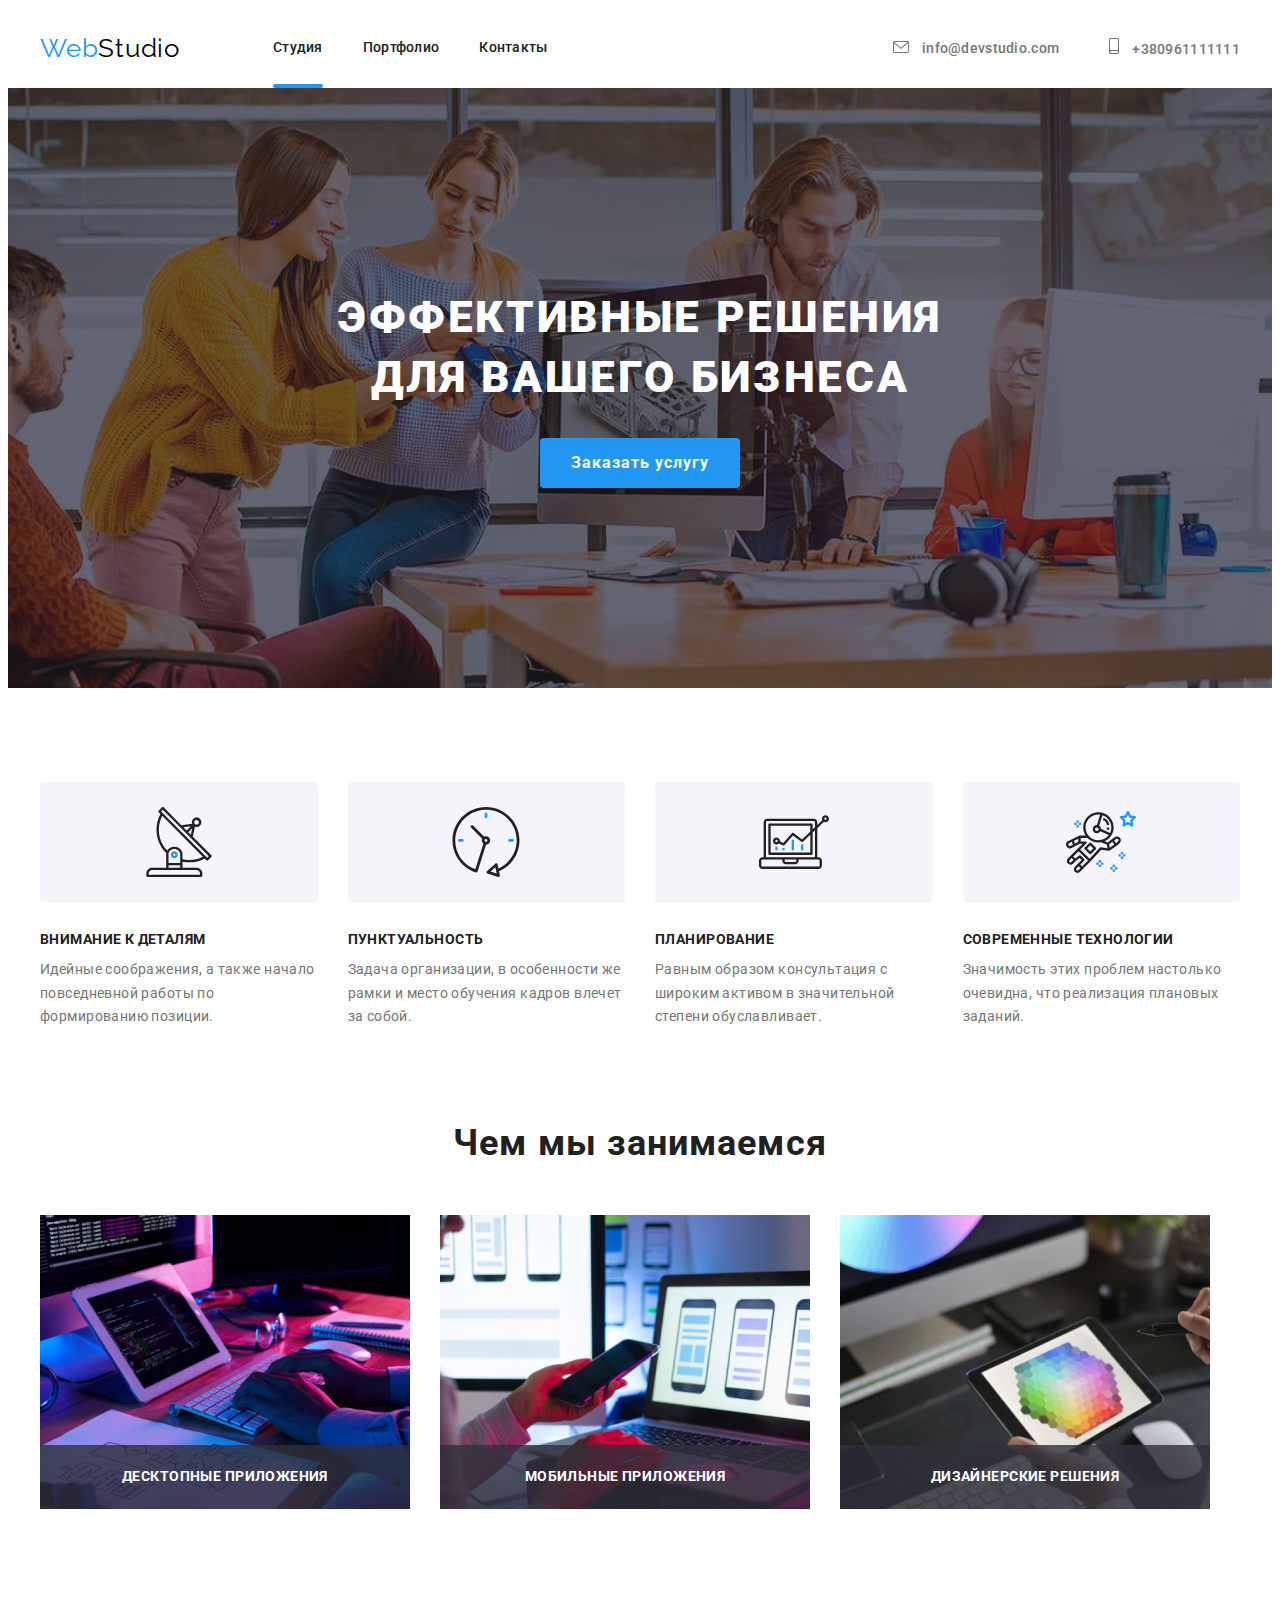
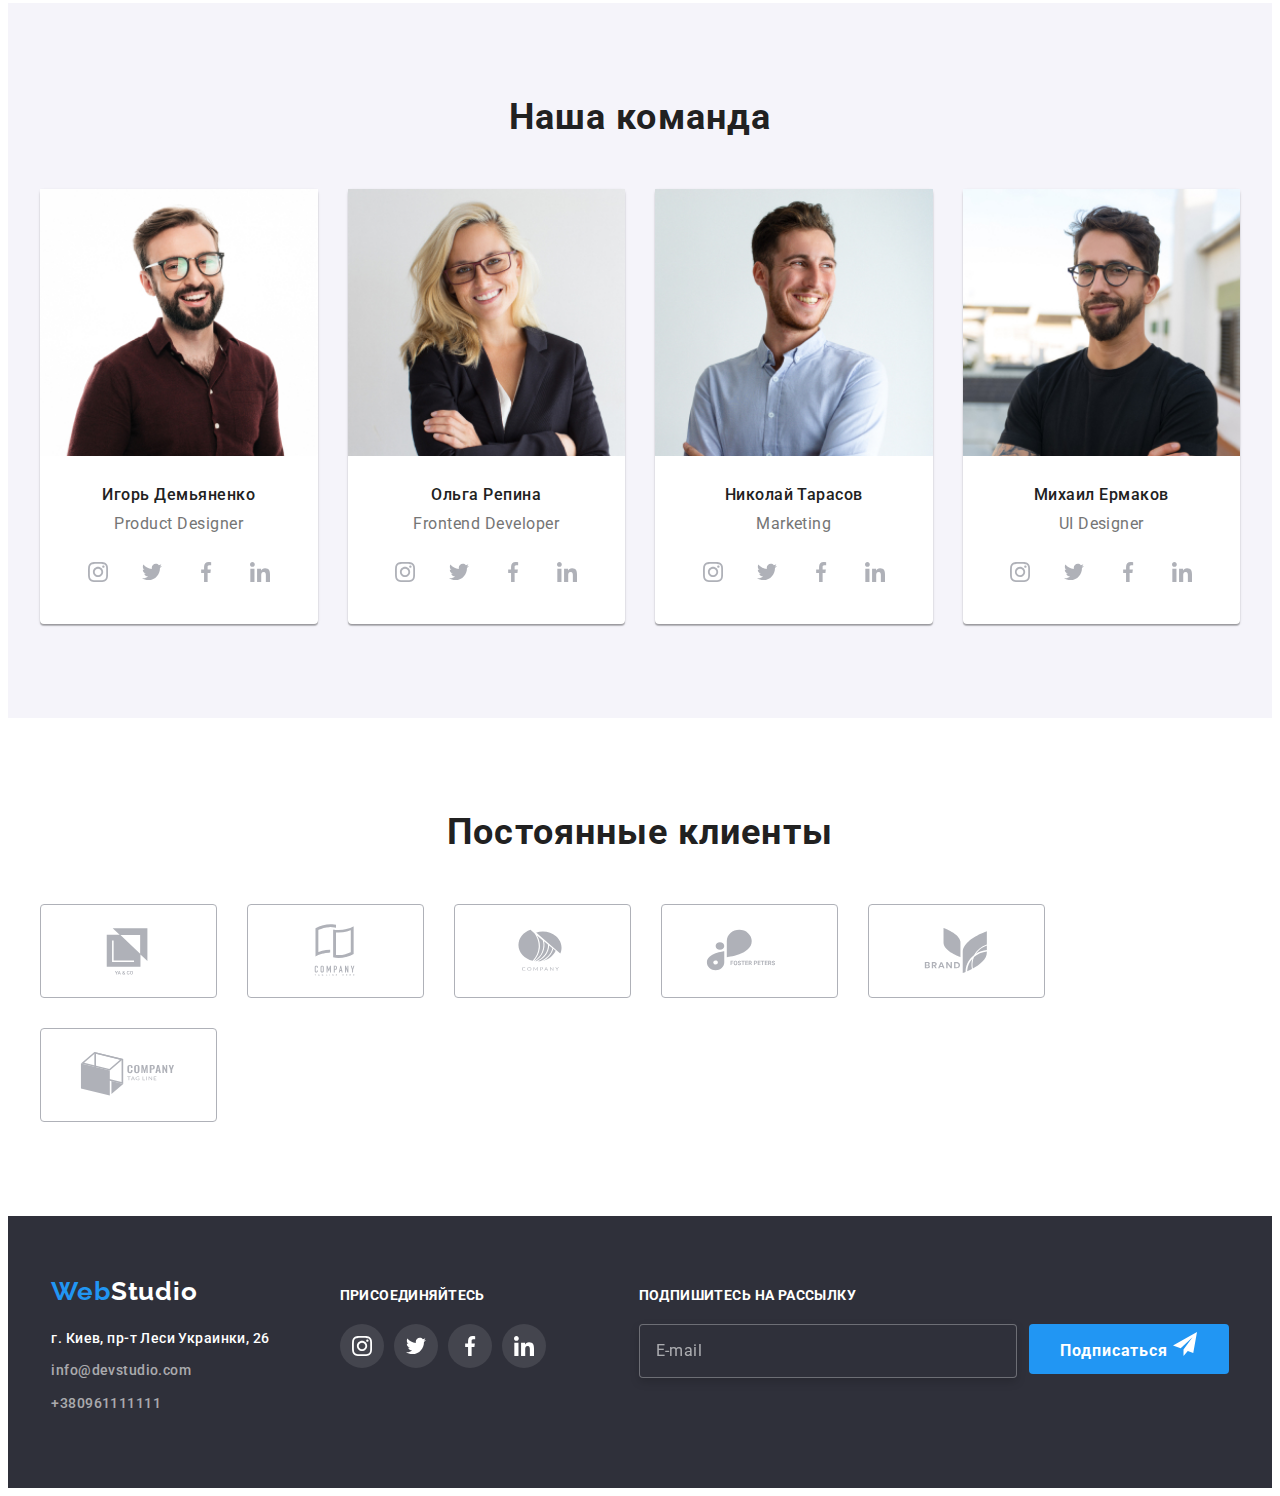
<file: index.html>
<!DOCTYPE html>
<html lang="ru">
  <head>
    <meta charset="UTF-8" />
    <meta http-equiv="X-UA-Compatible" content="IE=edge" />
    <meta name="viewport" content="width=device-width, initial-scale=1.0" />
    <title>Студия</title>
    <link
      rel="stylesheet"
      href="https://cdnjs.cloudflare.com/ajax/libs/modern-normalize/1.1.0/modern-normalize.min.css"
      integrity="sha512-wpPYUAdjBVSE4KJnH1VR1HeZfpl1ub8YT/NKx4PuQ5NmX2tKuGu6U/JRp5y+Y8XG2tV+wKQpNHVUX03MfMFn9Q=="
      crossorigin="anonymous"
      referrerpolicy="no-referrer"
    />
    <link rel="preconnect" href="https://fonts.googleapis.com" />
    <link rel="preconnect" href="https://fonts.gstatic.com" crossorigin />
    <link
      href="https://fonts.googleapis.com/css2?family=Oleo+Script&family=Raleway:wght@700&family=Roboto:wght@400;500;700;900&display=swap"
      rel="stylesheet"
    />
    <link
      rel="stylesheet"
      href="https://cdnjs.cloudflare.com/ajax/libs/animate.css/4.1.1/animate.min.css"
    />
    <link rel="stylesheet" href="./css/main.min.css" />
  </head>
  <body>
    <!--Header-->
    <header class="header">
      <div class="line-header">
        <div class="container main-nav">
          <a href="" class="logo--black link animate__animated animate__heartBeat">
            <span class="logo">Web</span>Studio</a>
          <nav class="nav">
          <ul class="nav__list list">
            <li class="nav__item">
              <a href="" class="nav__link current link">Студия</a>
            </li>
            <li class="nav__item">
              <a href="./portfolio.html" class="nav__link link">Портфолио</a>
            </li>
            <li class="nav__item">
              <a href="" class="nav__link link">Контакты</a>
            </li>
          </ul>
          </nav>
          <ul class="contacts list">
          <li class="contacts__item">
            <a href="mailto:info@devstudio.com" class="contacts__link link"
              >
                      <svg class="contacts__icon" width="16" height="12">
                        <use href="./images/icons.svg#icon-envelope"></use>
                      </svg>
              info@devstudio.com</a
            >
          </li>
          <li class="contacts__item">
            <a href="tel:+380961111111" class="contacts__link link"
              > 
              <svg class="contacts__icon" width="10" height="16">
                        <use href="./images/icons.svg#icon-smartphone"></use>
                      </svg>
              +380961111111</a>
          </li>
          </ul>

          <!-- mob-menu -->
          <button type="button" class="menu-open-btn">
            <svg class="icon-open-menu"
            width="40" 
            height="40">
            <use href="./images/icons.svg#icon-menu" ></use>
            </svg>
          </button>
          <div class="mob-menu is-hidden">
            <div class="container">
              <div class="mob-menu-top">
                <button type="button" class="menu-close-btn">
            <svg class="icon-close-menu"
            width="40" 
            height="40">
            <use href="./images/icons.svg#icon-cross" ></use>
            </svg>
          </button>
          <ul class="mob-menu__list list">
            <li class="mob-menu__item">
              <a href="" class="mob-menu__link mob-current link">Студия</a>
            </li>
            <li class="mob-menu__item">
              <a href="./portfolio.html" class="mob-menu__link link">Портфолио</a>
            </li>
            <li class="mob-menu__item">
              <a href="" class="mob-menu__link link">Контакты</a>
            </li>
          </ul>
              </div>

          <div class="mob-menu-bottom">
          <ul class="mob-menu__contacts list">
          <li class="mob-menu__contacts__item">
            <a href="tel:+38 096 111 11 11" class="mob-menu__contacts__link tel link"
              > +38 096 111 11 11</a>
          </li>
          <li class="mob-menu__contacts__item">
            <a href="mailto:info@devstudio.com" class="mob-menu__contacts__link link"
              >info@devstudio.com</a>
          </li>
        </ul>
      <ul class="mob__soc-list list">
      <li class="mob__soc-item"><a href="" class="mob__soc-link link">Twitter</a></li>
      <li class="mob__soc-item"><a href="" class="mob__soc-link link">Instagram</a></li>
      <li class="mob__soc-item"><a href="" class="mob__soc-link link">Facebook</a></li>
      <li class="mob__soc-item"><a href="" class="mob__soc-link link">LinkedIn</a></li>
      </ul>
          </div>
    </div>
          </div>
        </div> 
      </div>
          
    </header>
    <main>
      <!--Hero-->

      <section class="hero">
        <div class="container">
          <div class="hero-content">
            <h1 class="hero-content__title">
              ЭФФЕКТИВНЫЕ РЕШЕНИЯ ДЛЯ ВАШЕГО БИЗНЕСА
            </h1>
            <button type="button" class="hero-content__button" data-modal-open>
              Заказать услугу
            </button>
          </div>
        </div>
      </section>

      <!-- Benefits-->
      <section class="benefits">
        <div class="container">
          <ul class="benefits__list list">
            <li class="benefits__item">
              <div class="benefits-box">
                <svg class="benefits__icon" width="70" height="70">
                  <use href="./images/icons.svg#icon-antenna"></use>
                </svg>
              </div>
              <h3 class="benefits__title">ВНИМАНИЕ К ДЕТАЛЯМ</h3>
              <p class="benefits__text">
                Идейные соображения, а также начало повседневной работы по
                формированию позиции.
              </p>
            </li>
            <li class="benefits__item">
              <div class="benefits-box">
                <svg class="benefits__icon" width="70" height="70">
                  <use href="./images/icons.svg#icon-clock"></use>
                </svg>
              </div>
              <h3 class="benefits__title">ПУНКТУАЛЬНОСТЬ</h3>
              <p class="benefits__text">
                Задача организации, в особенности же рамки и место обучения
                кадров влечет за собой.
              </p>
            </li>
            <li class="benefits__item">
              <div class="benefits-box">
                <svg class="benefits__icon" width="70" height="70">
                  <use href="./images/icons.svg#icon-diagram"></use>
                </svg>
              </div>
              <h3 class="benefits__title">ПЛАНИРОВАНИЕ</h3>
              <p class="benefits__text">
                Равным образом консультация с широким активом в значительной
                степени обуславливает.
              </p>
            </li>
            <li class="benefits__item">
              <div class="benefits-box">
                <svg class="benefits__icon" width="70" height="70">
                  <use href="./images/icons.svg#icon-astronaut"></use>
                </svg>
              </div>
              <h3 class="benefits__title">СОВРЕМЕННЫЕ ТЕХНОЛОГИИ</h3>
              <p class="benefits__text">
                Значимость этих проблем настолько очевидна, что реализация
                плановых заданий.
              </p>
            </li>
          </ul>
        </div>
      </section>

      <!--Skills-->
      <section class="skills">
        <div class="container">
          <h2 class="section-title">Чем мы занимаемся</h2>
          <ul class="skills__list list">
            <li class="skills__item">
              <img src="./images/box1.jpg" alt="box1" width="370" />
              <p class="skills__top-text">ДЕСКТОПНЫЕ ПРИЛОЖЕНИЯ</p>
            </li>
            <li class="skills__item">
              <img src="./images/box2.jpg" alt="box2" width="370" />
              <p class="skills__top-text">МОБИЛЬНЫЕ ПРИЛОЖЕНИЯ</p>
            </li>
            <li class="skills__item">
              <img src="./images/box3.jpg" alt="box3" width="370" />
              <p class="skills__top-text">ДИЗАЙНЕРСКИЕ РЕШЕНИЯ</p>
            </li>
          </ul>
        </div>
      </section>

      <!--Team-->

      <section class="team">
        <div class="container">
          <h2 class="section-title">Наша команда</h2>
          <ul class="team__list list">
            <li class="team__item">
              <picture>
                <source srcset="
              ./images/team1.jpeg    1x,
              ./images/team1-2x.jpeg 2x
              "
              media="(min-width: 1200px)"
              />
                <source srcset="
              ./images/team1-tab-1x.jpeg    1x,
              ./images/team1-tab-2x.jpeg    2x
              "
              media="(min-width: 768px)"
              />
                <source srcset="
              ./images/team1-mob-1x.jpeg    1x,
              ./images/team1-mob-2x.jpeg    2x
              "
              media="(min-width: 320px)"
              />
              <img 
              src="./images/team1-mob-1x.jpeg" 
              alt="team1" 
              width="450" />
              </picture>  
              
              <div class="team-member">
              <h3 class="team-member__name">Игорь Демьяненко</h3>
              <p class="team-member__text">Product Designer</p>
              <ul class="socials-list list">
                  <li class="socials-list__item">
                    <a href="" class="socials-list__link">
                      <svg class="socials-list__icon" width="20" height="20">
                        <use href="./images/icons.svg#icon-instagram"></use>
                      </svg>
                    </a>
                  </li>
                  <li class="socials-list__item">
                    <a href="" class="socials-list__link">
                      <svg class="socials-list__icon" width="20" height="20">
                        <use href="./images/icons.svg#icon-twitter"></use>
                      </svg>
                    </a>
                    </a>
                  </li>

                  <li class="socials-list__item">
                    <a href="" class="socials-list__link">
                      <svg class="socials-list__icon" width="20" height="20">
                        <use href="./images/icons.svg#icon-facebook"></use>
                      </svg>
                    </a>
                  </li>
                  <li class="socials-list__item">
                    <a href="" class="socials-list__link">
                      <svg class="socials-list__icon" width="20" height="20">
                        <use href="./images/icons.svg#icon-linkedin"></use>
                      </svg>
                    </a>
                  </li>
                </ul>
              </div>
            </li>
            <li class="team__item">
              <picture>
                <source srcset="
              ./images/team2.jpeg    1x,
              ./images/team2-2x.jpeg 2x
              "
              media="(min-width: 1200px)"
              />
                <source srcset="
              ./images/team2-tab-1x.jpeg    1x,
              ./images/team2-tab-2x.jpeg    2x
              "
              media="(min-width: 768px)"
              />
                <source srcset="
              ./images/team2-mob-1x.jpeg    1x,
              ./images/team2-mob-2x.jpeg    2x
              "
              media="(min-width: 320px)"
              />
              <img 
              src="./images/team2-mob-1x.jpeg" 
              alt="team2" 
              width="450" />
              </picture>
              <div class="team-member">
              <h3 class="team-member__name">Ольга Репина</h3>
              <p class="team-member__text">Frontend Developer</p>
               <ul class="socials-list list">
                  <li class="socials-list__item">
                    <a href="" class="socials-list__link">
                      <svg class="socials-list__icon" width="20" height="20">
                        <use href="./images/icons.svg#icon-instagram"></use>
                      </svg>
                    </a>
                  </li>
                  <li class="socials-list__item">
                    <a href="" class="socials-list__link">
                      <svg class="socials-list__icon" width="20" height="20">
                        <use href="./images/icons.svg#icon-twitter"></use>
                      </svg>
                    </a>
                    </a>
                  </li>
                  <li class="socials-list__item">
                    <a href="" class="socials-list__link">
                      <svg class="socials-list__icon" width="20" height="20">
                        <use href="./images/icons.svg#icon-facebook"></use>
                      </svg>
                    </a>
                  </li>
                  <li class="socials-list__item">
                    <a href="" class="socials-list__link">
                      <svg class="socials-list__icon" width="20" height="20">
                        <use href="./images/icons.svg#icon-linkedin"></use>
                      </svg>
                    </a>
                  </li>
                </ul>
              </div>
            </li>
            <li class="team__item">
              <picture>
                <source srcset="
              ./images/team3.jpeg    1x,
              ./images/team3-2x.jpeg 2x
              "
              media="(min-width: 1200px)"
              />
                <source srcset="
              ./images/team3-tab-1x.jpeg    1x,
              ./images/team3-tab-2x.jpeg    2x
              "
              media="(min-width: 768px)"
              />
                <source srcset="
              ./images/team3-mob-1x.jpeg    1x,
              ./images/team3-mob-2x.jpeg    2x
              "
              media="(min-width: 320px)"
              />
              <img 
              src="./images/team3-mob-1x.jpeg" 
              alt="team3" 
              width="450" />
              </picture>
              <div class="team-member">
              <h3 class="team-member__name">Николай Тарасов</h3>
              <p class="team-member__text">Marketing</p>
               <ul class="socials-list list">
                  <li class="socials-list__item">
                    <a href="" class="socials-list__link">
                      <svg class="socials-list__icon" width="20" height="20">
                        <use href="./images/icons.svg#icon-instagram"></use>
                      </svg>
                    </a>
                  </li>
                  <li class="socials-list__item">
                    <a href="" class="socials-list__link">
                      <svg class="socials-list__icon" width="20" height="20">
                        <use href="./images/icons.svg#icon-twitter"></use>
                      </svg>
                    </a>
                    </a>
                  </li>
                  <li class="socials-list__item">
                    <a href="" class="socials-list__link">
                      <svg class="socials-list__icon" width="20" height="20">
                        <use href="./images/icons.svg#icon-facebook"></use>
                      </svg>
                    </a>
                  </li>
                  <li class="socials-list__item">
                    <a href="" class="socials-list__link">
                      <svg class="socials-list__icon" width="20" height="20">
                        <use href="./images/icons.svg#icon-linkedin"></use>
                      </svg>
                    </a>
                  </li>
                </ul>
              </div>
            </li>
            <li class="team__item">
              <picture>
                <source srcset="
              ./images/team4.jpeg    1x,
              ./images/team4-2x.jpeg 2x
              "
              media="(min-width: 1200px)"
              />
                <source srcset="
              ./images/team4-tab-1x.jpeg    1x,
              ./images/team4-tab-2x.jpeg    2x
              "
              media="(min-width: 768px)"
              />
                <source srcset="
              ./images/team4-mob-1x.jpeg    1x,
              ./images/team4-mob-2x.jpeg    2x
              "
              media="(min-width: 320px)"
              />
              <img 
              src="./images/team4-mob-1x.jpeg" 
              alt="team4" 
              width="450" />
              </picture>
              <div class="team-member">
              <h3 class="team-member__name">Михаил Ермаков</h3>
              <p class="team-member__text">UI Designer</p>
                <ul class="socials-list list">
                  <li class="socials-list__item">
                    <a href="" class="socials-list__link">
                      <svg class="socials-list__icon" width="20" height="20">
                        <use href="./images/icons.svg#icon-instagram"></use>
                      </svg>
                    </a>
                  </li>
                  <li class="socials-list__item">
                    <a href="" class="socials-list__link">
                      <svg class="socials-list__icon" width="20" height="20">
                        <use href="./images/icons.svg#icon-twitter"></use>
                      </svg>
                    </a>
                    </a>
                  </li>
                  <li class="socials-list__item">
                    <a href="" class="socials-list__link">
                      <svg class="socials-list__icon" width="20" height="20">
                        <use href="./images/icons.svg#icon-facebook"></use>
                      </svg>
                    </a>
                  </li>
                  <li class="socials-list__item">
                    <a href="" class="socials-list__link">
                      <svg class="socials-list__icon" width="20" height="20">
                        <use href="./images/icons.svg#icon-linkedin"></use>
                      </svg>
                    </a>
                  </li>
                </ul>
              </div>
            </li>
          </ul>
        </div>
      </section>

      <!--Clients-->
      <section class="clients">
  <div class="container">
<h2 class="section-title">Постоянные клиенты</h2>
<ul class="clients__list list">
  <li class="clients__item"><a href="" class="clients__link link">
    <svg class="clients__icon" width="106" height="60">
                        <use href="./images/icons.svg#icon-Logo-1"></use>
                      </svg>
  </a></li>
  <li class="clients__item"><a href="" class="clients__link link">
    <svg class="clients__icon" width="106" height="60">
                        <use href="./images/icons.svg#icon-Logo-2"></use>
                      </svg>
  </a></li>
  <li class="clients__item"><a href="" class="clients__link link">
    <svg class="clients__icon" width="106" height="60">
                        <use href="./images/icons.svg#icon-Logo-3"></use>
                      </svg>
  </a></li>
  <li class="clients__item"><a href="" class="clients__link link">
    <svg class="clients__icon" width="106" height="60">
                        <use href="./images/icons.svg#icon-Logo-4"></use>
                      </svg>
  </a></li>
  <li class="clients__item"><a href="" class="clients__link link">
    <svg class="clients__icon" width="106" height="60">
                        <use href="./images/icons.svg#icon-Logo-5"></use>
                      </svg>
  </a></li>
  <li class="clients__item"><a href="" class="clients__link link">
    <svg class="clients__icon" width="106" height="60">
                        <use href="./images/icons.svg#icon-Logo-6"></use>
                      </svg>
  </a></li>
</ul>
</div>
</section>
    </main>

    <!--Footer-->
    <footer class="footer">
      <div class="footer__container container">
        <div class="container__field">

        <a href="" class="logo logo--white link">
          <span class="logo--blue">Web</span>Studio</a
        >
        <address class="address">
          <ul class="address__list list">
            <li class="address__item">
              <a
                href="https://goo.gl/maps/j3uw5iCqaWnNKHZF9"
                class="address__link address__link--white link"
                >г. Киев, пр-т Леси Украинки, 26</a
              >
            </li>
            <li class="address__item">
              <a href="mailto:info@devstudio.com" class="address__link link"
                >info@devstudio.com</a
              >
            </li>
            <li class="address__item">
              <a href="tel:+380961111111" class="address__link link"
                >+380961111111</a
              >
            </li>
          </ul>
        </address>
        </div>
        <div class="footer-socials">
          <p class="footer-socials__text">ПРИСОЕДИНЯЙТЕСЬ</p>
          <ul class="socials-list list">
            <li class="socials-list__item"><a href="" class="socials-list__link footer__socials-list__link link">
              <svg class="socials-list__icon footer__socials-list__icon" width="20" height="20">
                        <use href="./images/icons.svg#icon-instagram"></use>
                      </svg>
            </a></li>
            <li class="socials-list__item"><a href="" class="socials-list__link footer__socials-list__link link">
              <svg class="socials-list__icon footer__socials-list__icon" width="20" height="20">
                        <use href="./images/icons.svg#icon-twitter"></use>
                      </svg>
            </a></li>
            <li class="socials-list__item"><a href="" class="socials-list__link footer__socials-list__link link">
              <svg class="socials-list__icon footer__socials-list__icon" width="20" height="20">
                        <use href="./images/icons.svg#icon-facebook"></use>
                      </svg>
            </a></li>
            <li class="socials-list__item"><a href="" class="socials-list__link footer__socials-list__link link">
              <svg class="socials-list__icon footer__socials-list__icon" width="20" height="20">
                        <use href="./images/icons.svg#icon-linkedin"></use>
                      </svg>
            </a></li>
          </ul>
        </div>
        <div class="subscribe">
          <p class="subscribe__text">ПОДПИШИТЕСЬ НА РАССЫЛКУ</p>
          <form action="">
            <div class="subscribe-form">
            <label for="email"></label>
            <input class="subscribe-form__input" type="email" name="email" id="email" placeholder="E-mail">
            <div class="subscribe-form__btn-wraper">
            <button type="submit" class="subscribe-form__button">Подписаться <svg class="subscribe-form__button-icon" width="24" height="24">
                        <use href="./images/icons.svg#icon-send"></use>
                      </svg>
            </button>
            </div>
            </div>
          </form>
        </div>
      </div>
    </footer>

    <!-- Modal -->

    <div class="backdrop is-hidden" data-modal>
      <div class="modal">
        <button type="button" class="modal__close-btn" data-modal-close>
          <svg class="modal__close-btn__icon" width="11" height="11">
            <use href="./images/icons.svg#icon-close"></use>
          </svg>
        </button>
        <p class="modal-title">Оставьте свои данные, мы вам перезвоним</p>
        <form>
          <div class="modal-field">
            <label for="user-name" class="modal-field__label">Имя</label>
            <div class="modal-field__input-wrap">
              <input
                type="text"
                class="modal-field__input"
                name="user-name"
                placeholder=" "
                required
                id="user-name"
              />

              <svg class="modal-field__icon" width="18" height="18">
                <use href="./images/icons.svg#icon-person-black"></use>
              </svg>
            </div>
          </div>
          <div class="modal-field">
            <label for="user-tel" class="modal-field__label">Телефон</label>
            <div class="modal-field__input-wrap">
              <input
                type="tel"
                class="modal-field__input"
                name="user-tel"
                placeholder=" "
                required
                id="user-tel"
              />
              <svg class="modal-field__icon" width="18" height="18">
                <use href="./images/icons.svg#icon-phone-black"></use>
              </svg>
            </div>
          </div>
          <div class="modal-field">
            <label for="user-email" class="modal-field__label">Почта</label>
            <div class="modal-field__input-wrap">
              <input
                type="email"
                class="modal-field__input"
                name="user-email"
                placeholder=" "
                required
                id="user-mail"
              />
              <svg class="modal-field__icon" width="18" height="18">
                <use href="./images/icons.svg#icon-email-black"></use>
              </svg>
            </div>
          </div>

          <div class="modal-field">
            <label for="user-text" class="modal-field__label"
              >Комментарий</label
            >
            <textarea
              name="user-text"
              id="user-text"
              class="modal-field__text"
              placeholder="Введите текст"
            ></textarea>
          </div>

          <div class="modal-field">
            <input
              type="checkbox"
              name="policy"
              value="true"
              id="policy"
              class="modal-field__check visually-hidden"
            />
            <label for="policy" class="modal-field__check-text"
              ><span>Соглашаюсь с рассылкой и принимаю<a href="" class="modal-field__check-text-link">Условия договора</a></span></label>
          </div>
          <button type="submit" class="modal-btn button">Отправить</button>
        </form>
      </div>
    </div>
    <script src="./js/modal.js"></script>
    <script src="./js/menu.js"></script>
  </body>
</html>
</file>
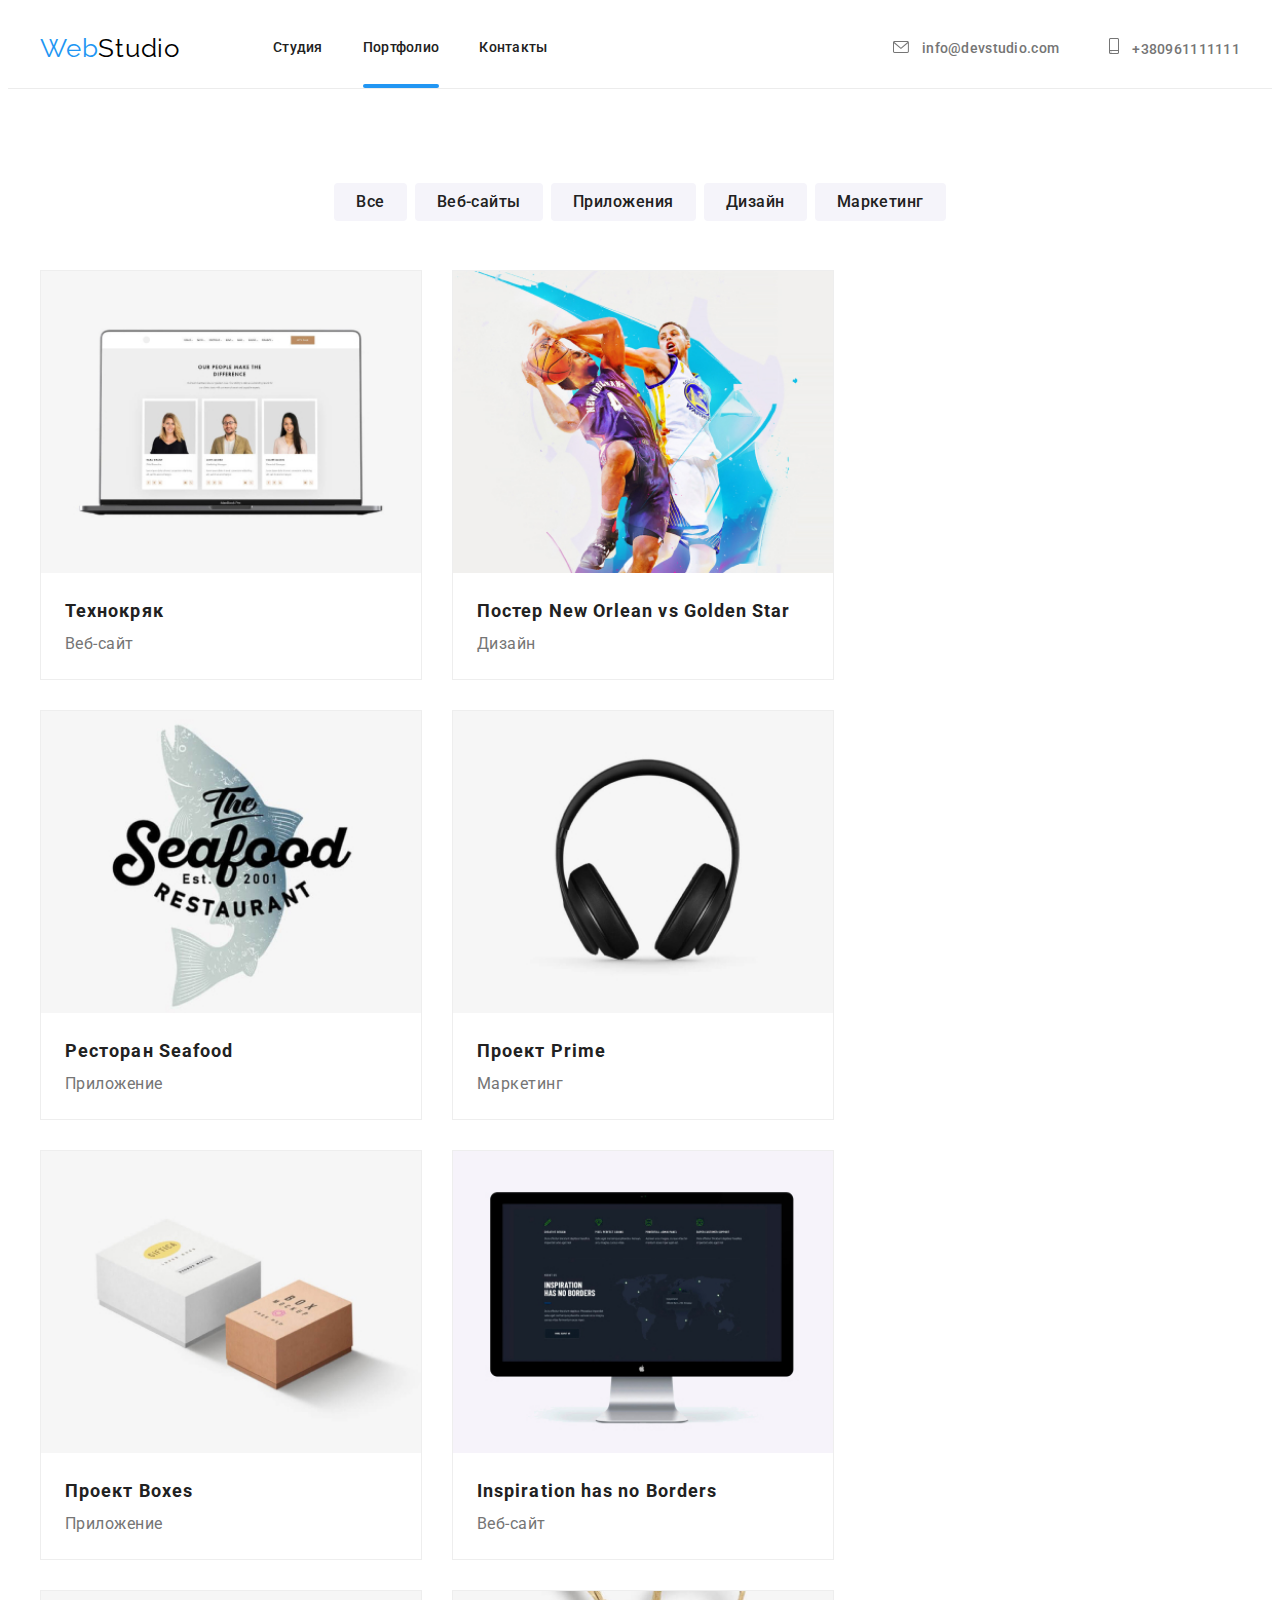
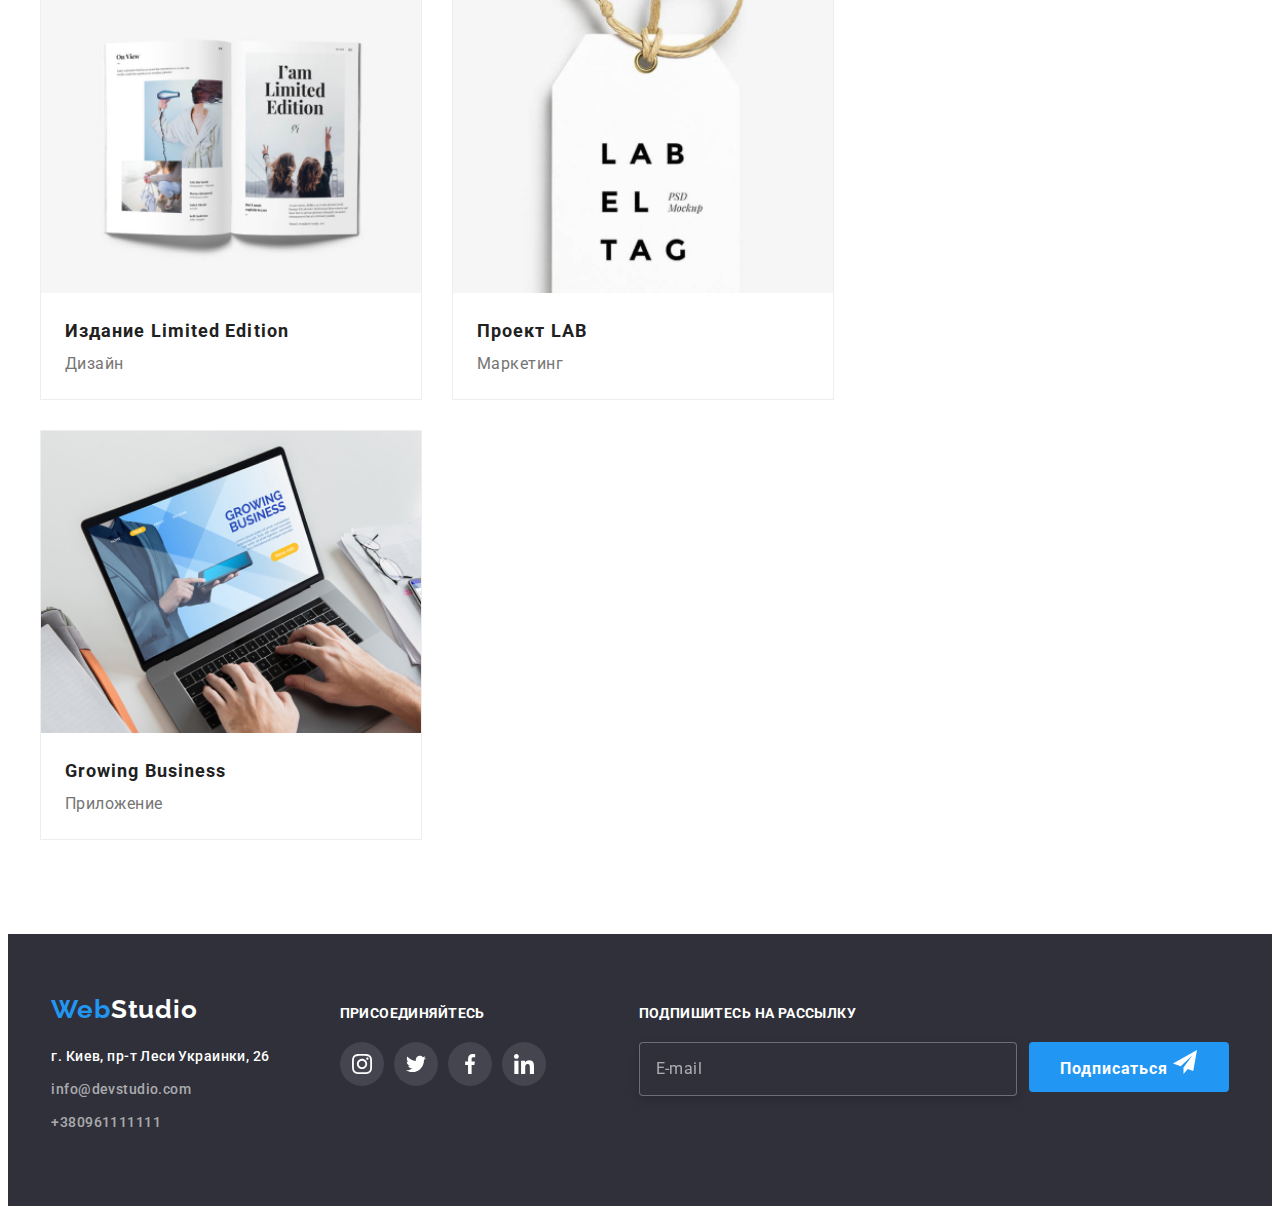
<file: portfolio.html>
<!DOCTYPE html>
<html lang="ru">
  <head>
    <meta charset="UTF-8" />
    <meta http-equiv="X-UA-Compatible" content="IE=edge" />
    <meta name="viewport" content="width=device-width, initial-scale=1.0" />
    <title>Портфолио</title>
    <link
      rel="stylesheet"
      href="https://cdnjs.cloudflare.com/ajax/libs/modern-normalize/1.1.0/modern-normalize.min.css"
      integrity="sha512-wpPYUAdjBVSE4KJnH1VR1HeZfpl1ub8YT/NKx4PuQ5NmX2tKuGu6U/JRp5y+Y8XG2tV+wKQpNHVUX03MfMFn9Q=="
      crossorigin="anonymous"
      referrerpolicy="no-referrer"
    />
    <link rel="preconnect" href="https://fonts.googleapis.com" />
    <link rel="preconnect" href="https://fonts.gstatic.com" crossorigin />
    <link
      href="https://fonts.googleapis.com/css2?family=Oleo+Script&family=Raleway:wght@700&family=Roboto:wght@400;500;700;900&display=swap"
      rel="stylesheet"
    />
<link
    rel="stylesheet"
    href="https://cdnjs.cloudflare.com/ajax/libs/animate.css/4.1.1/animate.min.css"
  />

      <link rel="stylesheet" href="./css/main.min.css">
  </head>
  <body>
    <!--Header-->
    <header class="header header-portfolio">
      <div class="line-header">
      <div class="container main-nav">

        <a href="" class="logo--black link animate__animated animate__heartBeat">
            <span class="logo">Web</span>Studio</a>

        <nav class="nav">
          <ul class="nav__list list">
            <li class="nav__item">
              <a href="./index.html" class="nav__link link">Студия</a>
            </li>
            <li class="nav__item">
              <a href="./portfolio.html" class="nav__link current link">Портфолио</a>
            </li>
            <li class="nav__item">
              <a href="" class="nav__link link">Контакты</a>
            </li>
          </ul>
        </nav>
        <ul class="contacts list">
          <li class="contacts__item">
            <a href="mailto:info@devstudio.com" class="contacts__link link"
              >
                      <svg class="contacts__icon" width="16" height="12">
                        <use href="./images/icons.svg#icon-envelope"></use>
                      </svg>
              info@devstudio.com</a
            >
          </li>
          <li class="contacts__item">
            <a href="tel:+380961111111" class="contacts__link link"
              > 
              <svg class="contacts__icon" width="10" height="16">
                        <use href="./images/icons.svg#icon-smartphone"></use>
                      </svg>
              +380961111111</a
            >
          </li>
        </ul>
        <button type="button" class="menu-open-btn">
            <svg class="icon-open-menu"
            width="40" 
            height="40">
            <use href="./images/icons.svg#icon-menu" ></use>
            </svg>
          </button>

          <div class="mob-menu is-hidden">
            <div class="container">
              <div class="mob-menu-top">
                <button type="button" class="menu-close-btn">
            <svg class="icon-close-menu"
            width="40" 
            height="40">
            <use href="./images/icons.svg#icon-cross" ></use>
            </svg>
          </button>
          <ul class="mob-menu__list list">
            <li class="mob-menu__item">
              <a href="./index.html" class="mob-menu__link link">Студия</a>
            </li>
            <li class="mob-menu__item">
              <a href="" class="mob-menu__link mob-current link">Портфолио</a>
            </li>
            <li class="mob-menu__item">
              <a href="" class="mob-menu__link link">Контакты</a>
            </li>
          </ul>
              </div>

          <div class="mob-menu-bottom">
          <ul class="mob-menu__contacts list">
          <li class="mob-menu__contacts__item">
            <a href="tel:+38 096 111 11 11" class="mob-menu__contacts__link tel link"
              > +38 096 111 11 11</a>
          </li>
          <li class="mob-menu__contacts__item">
            <a href="mailto:info@devstudio.com" class="mob-menu__contacts__link link"
              >info@devstudio.com</a>
          </li>
        </ul>
      <ul class="mob__soc-list list">
      <li class="mob__soc-item"><a href="" class="mob__soc-link link">Twitter</a></li>
      <li class="mob__soc-item"><a href="" class="mob__soc-link link">Instagram</a></li>
      <li class="mob__soc-item"><a href="" class="mob__soc-link link">Facebook</a></li>
      <li class="mob__soc-item"><a href="" class="mob__soc-link link">LinkedIn</a></li>
      </ul>
          </div>
    </div>
        </div> 
        </div>
    </header>

    <!----Projects---->

    <main>
      <section class="portfolio">
        <div class="container">
        <h1 class="visually-hidden"">Наши проекты</h1>
        
        <!-- projects-nav -->
        <div class="projects-nav__container">
        <ul class='projects-nav list'>
          <li class="projects-nav__item"><button type="button" class="projects-nav__button button">Все</button></li>
          <li class="projects-nav__item"><button type="button" class="projects-nav__button button">Веб-сайты</button></li>
          <li class="projects-nav__item"><button type="button" class="projects-nav__button button">Приложения</button></li>
          <li class="projects-nav__item"><button type="button" class="projects-nav__button button">Дизайн</button></li>
          <li class="projects-nav__item"><button type="button" class="projects-nav__button button">Маркетинг</button></li>
        </ul>
        </div>

      <!-- projects-link -->
      <div class="projects-set__container">
        <ul class="projects-set list">
          <li class="projects-set__item">
            <a href="" class="link">
              <div class="projects-set__top-wrap">
                <picture>
                  <source srcset="
                  ./images/project-1.jpeg     1x,
                  ./images/project-1-2x.jpeg  2x
                  "
                  media="(min-width: 1200px)"
                  >
                  <source srcset="
                  ./images/project-1-tab-1x.jpeg   1x,
                  ./images/project-1-tab-2x.jpeg   2x
                  "
                  media="(min-width: 768px)"
                  >
                  <source srcset="
                  ./images/project-1-mob-1x.jpeg     1x,
                  ./images/project-1-mob-2x.jpeg     2x
                  "
                  media="(min-width: 320px)"
                  >
                  <img 
                src="./images/project-1-mob-1x.jpeg" 
                alt="Ноутбук" 
                width="450" />
                </picture>
              <p class="projects-set__top-text">Ресурс предлагает комплексные предложения с разным уровнем функционала и сервисов. Все это позволит посетителю получить исчерпывающие сведения о компании или частном лице.</p>
            </div>
              <div class="projects-set__bottom-wrap">
              <h3 class="projects-set__bottom-wrap__title">Технокряк</h3>
              <p class="projects-set__bottom-wrap__type">Веб-сайт</p>
              </div>
            </a>
          </li>
          <li class="projects-set__item">
            <a href="" class="link">
              <div class="projects-set__top-wrap">
                <picture>
                  <source srcset="
                  ./images/project-2.jpeg     1x,
                  ./images/project-2-2x.jpeg  2x
                  "
                  media="(min-width: 1200px)"
                  >
                  <source srcset="
                  ./images/project-2-tab-1x.jpeg   1x,
                  ./images/project-2-tab-2x.jpeg   2x
                  "
                  media="(min-width: 768px)"
                  >
                  <source srcset="
                  ./images/project-2-mob-1x.jpeg     1x,
                  ./images/project-2-mob-2x.jpeg     2x
                  "
                  media="(min-width: 320px)"
                  >
                  <img 
                src="./images/project-2-mob-1x.jpeg" 
                alt="Постер баскетболистов" 
                width="450" />
                </picture>
              
              <p class="projects-set__top-text">Ресурс предлагает комплексные предложения с разным уровнем функционала и сервисов. Все это позволит посетителю получить исчерпывающие сведения о компании или частном лице.</p>
            </div>
              <div class="projects-set__bottom-wrap">
              <h3 class="projects-set__bottom-wrap__title">Постер New Orlean vs Golden Star</h3>
              <p class="projects-set__bottom-wrap__type">Дизайн</p>
              </div>
            </a>
          </li>

          <li class="projects-set__item">
            <a href="" class="link">
              <div class="projects-set__top-wrap">
                <picture>
                  <source srcset="
                  ./images/project-3.jpeg     1x,
                  ./images/project-3-2x.jpeg  2x
                  "
                  media="(min-width: 1200px)"
                  >
                  <source srcset="
                  ./images/project-3-tab-1x.jpeg   1x,
                  ./images/project-3-tab-2x.jpeg   2x
                  "
                  media="(min-width: 768px)"
                  >
                  <source srcset="
                  ./images/project-3-mob-1x.jpeg     1x,
                  ./images/project-3-mob-2x.jpeg     2x
                  "
                  media="(min-width: 320px)"
                  >
                  <img 
                src="./images/project-3-mob-1x.jpeg" 
                alt="Название ресторана" 
                width="450" />
                </picture>
              <p class="projects-set__top-text">Ресурс предлагает комплексные предложения с разным уровнем функционала и сервисов. Все это позволит посетителю получить исчерпывающие сведения о компании или частном лице.</p>
            </div>
              <div class="projects-set__bottom-wrap">
              <h3 class="projects-set__bottom-wrap__title">Ресторан Seafood</h3>
              <p class="projects-set__bottom-wrap__type">Приложение</p>
              </div>
            </a>
          </li>
          <li class="projects-set__item">
            <a href="" class="link">
              <div class="projects-set__top-wrap">
                <picture>
                  <source srcset="
                  ./images/project-4.jpeg     1x,
                  ./images/project-4-2x.jpeg  2x
                  "
                  media="(min-width: 1200px)"
                  >
                  <source srcset="
                  ./images/project-4-tab-1x.jpeg   1x,
                  ./images/project-4-tab-2x.jpeg   2x
                  "
                  media="(min-width: 768px)"
                  >
                  <source srcset="
                  ./images/project-4-mob-1x.jpeg     1x,
                  ./images/project-4-mob-2x.jpeg     2x
                  "
                  media="(min-width: 320px)"
                  >
                  <img 
                src="./images/project-4-mob-1x.jpeg" 
                alt="Наушники" 
                width="450" />
                </picture>
              <p class="projects-set__top-text">Ресурс предлагает комплексные предложения с разным уровнем функционала и сервисов. Все это позволит посетителю получить исчерпывающие сведения о компании или частном лице.</p>
            </div>
              <div class="projects-set__bottom-wrap">
              <h3 class="projects-set__bottom-wrap__title">Проект Prime</h3>
              <p class="projects-set__bottom-wrap__type">Маркетинг</p>
              </div>
            </a>
          </li>
          <li class="projects-set__item">
            <a href="" class="link">
              <div class="projects-set__top-wrap">
                <picture>
                  <source srcset="
                  ./images/project-5.jpeg     1x,
                  ./images/project-5-2x.jpeg  2x
                  "
                  media="(min-width: 1200px)"
                  >
                  <source srcset="
                  ./images/project-5-tab-1x.jpeg   1x,
                  ./images/project-5-tab-2x.jpeg   2x
                  "
                  media="(min-width: 768px)"
                  >
                  <source srcset="
                  ./images/project-5-mob-1x.jpeg     1x,
                  ./images/project-5-mob-2x.jpeg     2x
                  "
                  media="(min-width: 320px)"
                  >
                  <img 
                src="./images/project-5-mob-1x.jpeg" 
                alt="Коробки" 
                width="450" />
                </picture>
              <p class="projects-set__top-text">Ресурс предлагает комплексные предложения с разным уровнем функционала и сервисов. Все это позволит посетителю получить исчерпывающие сведения о компании или частном лице.</p>
            </div>
              <div class="projects-set__bottom-wrap">
              <h3 class="projects-set__bottom-wrap__title">Проект Boxes</h3>
              <p class="projects-set__bottom-wrap__type">Приложение</p>
              </div>
            </a>
          </li>
          <li class="projects-set__item">
            <a href="" class="link">
              <div class="projects-set__top-wrap">
                <picture>
                  <source srcset="
                  ./images/project-6.jpeg     1x,
                  ./images/project-6-2x.jpeg  2x
                  "
                  media="(min-width: 1200px)"
                  >
                  <source srcset="
                  ./images/project-6-tab-1x.jpeg   1x,
                  ./images/project-6-tab-2x.jpeg   2x
                  "
                  media="(min-width: 768px)"
                  >
                  <source srcset="
                  ./images/project-6-mob-1x.jpeg     1x,
                  ./images/project-6-mob-2x.jpeg     2x
                  "
                  media="(min-width: 320px)"
                  >
                  <img 
                src="./images/project-6-mob-1x.jpeg" 
                alt="Монитор" 
                width="450" />
                </picture>
              <p class="projects-set__top-text">Ресурс предлагает комплексные предложения с разным уровнем функционала и сервисов. Все это позволит посетителю получить исчерпывающие сведения о компании или частном лице.</p>
            </div>
              <div class="projects-set__bottom-wrap test">
              <h3 class="projects-set__bottom-wrap__title">Inspiration has no Borders</h3>
              <p class="projects-set__bottom-wrap__type">Веб-сайт</p>
              </div>
            </a>
          </li>
          <li class="projects-set__item">
            <a href="" class="link">
              <div class="projects-set__top-wrap">
                <picture>
                  <source srcset="
                  ./images/project-7.jpeg     1x,
                  ./images/project-7-2x.jpeg  2x
                  "
                  media="(min-width: 1200px)"
                  >
                  <source srcset="
                  ./images/project-7-tab-1x.jpeg   1x,
                  ./images/project-7-tab-2x.jpeg   2x
                  "
                  media="(min-width: 768px)"
                  >
                  <source srcset="
                  ./images/project-7-mob-1x.jpeg     1x,
                  ./images/project-7-mob-2x.jpeg     2x
                  "
                  media="(min-width: 320px)"
                  >
                  <img 
                src="./images/project-7-mob-1x.jpeg" 
                alt="Книга" 
                width="450" />
                </picture>
              <p class="projects-set__top-text">Ресурс предлагает комплексные предложения с разным уровнем функционала и сервисов. Все это позволит посетителю получить исчерпывающие сведения о компании или частном лице.</p>
            </div>
              <div class="projects-set__bottom-wrap">
              <h3 class="projects-set__bottom-wrap__title">Издание Limited Edition</h3>
              <p class="projects-set__bottom-wrap__type">Дизайн</p>
              </div>
            </a>
          </li>
          <li class="projects-set__item">
            <a href="" class="link">
              <div class="projects-set__top-wrap">
                <picture>
                  <source srcset="
                  ./images/project-8.jpeg     1x,
                  ./images/project-8-2x.jpeg  2x
                  "
                  media="(min-width: 1200px)"
                  >
                  <source srcset="
                  ./images/project-8-tab-1x.jpeg   1x,
                  ./images/project-8-tab-2x.jpeg   2x
                  "
                  media="(min-width: 768px)"
                  >
                  <source srcset="
                  ./images/project-8-mob-1x.jpeg     1x,
                  ./images/project-8-mob-2x.jpeg     2x
                  "
                  media="(min-width: 320px)"
                  >
                  <img 
                src="./images/project-8-mob-1x.jpeg" 
                alt="Стикер" 
                width="450" />
                </picture>
              <p class="projects-set__top-text">Ресурс предлагает комплексные предложения с разным уровнем функционала и сервисов. Все это позволит посетителю получить исчерпывающие сведения о компании или частном лице.</p>
            </div>
              <div class="projects-set__bottom-wrap">
              <h3 class="projects-set__bottom-wrap__title">Проект LAB</h3>
              <p class="projects-set__bottom-wrap__type">Маркетинг</p>
              </div>
            </a>
          </li>
          <li class="projects-set__item">
            <a href="" class="link">
              <div class="projects-set__top-wrap">
                <picture>
                  <source srcset="
                  ./images/project-9.jpeg     1x,
                  ./images/project-9-2x.jpeg  2x
                  "
                  media="(min-width: 1200px)"
                  >
                  <source srcset="
                  ./images/project-9-tab-1x.jpeg   1x,
                  ./images/project-9-tab-2x.jpeg   2x
                  "
                  media="(min-width: 768px)"
                  >
                  <source srcset="
                  ./images/project-9-mob-1x.jpeg     1x,
                  ./images/project-9-mob-2x.jpeg     2x
                  "
                  media="(min-width: 320px)"
                  >
                  <img 
                src="./images/project-9-mob-1x.jpeg" 
                alt="Ноутбук" 
                width="450" />
                </picture>
              <p class="projects-set__top-text">Ресурс предлагает комплексные предложения с разным уровнем функционала и сервисов. Все это позволит посетителю получить исчерпывающие сведения о компании или частном лице.</p>
            </div>
              <div class="projects-set__bottom-wrap">
              <h3 class="projects-set__bottom-wrap__title">Growing Business</h3>
              <p class="projects-set__bottom-wrap__type">Приложение</p>
              </div>
            </a>
          </li>
        </ul>
        </div>
        </div>
      </section>
    </main>

    <!--Footer-->
      <footer class="footer">
      <div class="footer__container container">
        <div class="container__field">

        <a href="" class="logo logo--white link">
          <span class="logo--blue">Web</span>Studio</a
        >
        <address class="address">
          <ul class="address__list list">
            <li class="address__item">
              <a
                href="https://goo.gl/maps/j3uw5iCqaWnNKHZF9"
                class="address__link address__link--white link"
                >г. Киев, пр-т Леси Украинки, 26</a
              >
            </li>
            <li class="address__item">
              <a href="mailto:info@devstudio.com" class="address__link link"
                >info@devstudio.com</a
              >
            </li>
            <li class="address__item">
              <a href="tel:+380961111111" class="address__link link"
                >+380961111111</a
              >
            </li>
          </ul>
        </address>
        </div>
        <div class="footer-socials">
          <p class="footer-socials__text">ПРИСОЕДИНЯЙТЕСЬ</p>
          <ul class="socials-list list">
            <li class="socials-list__item"><a href="" class="socials-list__link footer__socials-list__link link">
              <svg class="socials-list__icon footer__socials-list__icon" width="20" height="20">
                        <use href="./images/icons.svg#icon-instagram"></use>
                      </svg>
            </a></li>
            <li class="socials-list__item"><a href="" class="socials-list__link footer__socials-list__link link">
              <svg class="socials-list__icon footer__socials-list__icon" width="20" height="20">
                        <use href="./images/icons.svg#icon-twitter"></use>
                      </svg>
            </a></li>
            <li class="socials-list__item"><a href="" class="socials-list__link footer__socials-list__link link">
              <svg class="socials-list__icon footer__socials-list__icon" width="20" height="20">
                        <use href="./images/icons.svg#icon-facebook"></use>
                      </svg>
            </a></li>
            <li class="socials-list__item"><a href="" class="socials-list__link footer__socials-list__link link">
              <svg class="socials-list__icon footer__socials-list__icon" width="20" height="20">
                        <use href="./images/icons.svg#icon-linkedin"></use>
                      </svg>
            </a></li>
          </ul>
        </div>
        <div class="subscribe">
          <p class="subscribe__text">ПОДПИШИТЕСЬ НА РАССЫЛКУ</p>
          <form action="">
            <div class="subscribe-form">
            <label for="email"></label>
            <input class="subscribe-form__input" type="email" name="email" id="email" placeholder="E-mail">
            <div class="subscribe-form__btn-wraper">
            <button type="submit" class="subscribe-form__button">Подписаться <svg class="subscribe-form__button-icon" width="24" height="24">
                        <use href="./images/icons.svg#icon-send"></use>
                      </svg>
            </button>
            </div>
            </div>
          </form>
        </div>
      </div>
    </footer>
    <script src="./js/menu.js"></script>
  </body>
</html>
</file>
<file: css/main.min.css>
:root{--accent-color: #2196f3;--primary-color-text: #212121;--secondary-color-text: #757575}p,h1,h2,h3,h4,h5,h6{margin:0;padding-left:0}ul,ol{margin:0;padding:0}button{cursor:pointer}img{display:block;max-width:100%;height:auto;width:100%}body{background-color:#fff;font-family:"Roboto","Oleo Script",sans-serif;list-style:none}.link{text-decoration:none}.list{list-style:none}.visually-hidden{position:absolute;white-space:nowrap;width:1px;height:1px;overflow:hidden;border:0;padding:0;clip:rect(0 0 0 0);clip-path:inset(50%);margin:-1px}.container{width:100%;padding-left:15px;padding-right:15px;margin:0 auto}@media screen and (min-width: 480px){.container{width:480px}}@media screen and (min-width: 768px){.container{width:768px}}@media screen and (min-width: 1200px){.container{width:1200px}}.section-title{margin-bottom:30px;color:var(--primary-color-text);font-size:28px;font-weight:700;line-height:1.18;letter-spacing:.03em;text-align:center}@media screen and (min-width: 1200px){.section-title{margin-bottom:50px;font-size:36px;font-weight:700;line-height:1.16;letter-spacing:.03em}}.socials-list{display:flex;justify-content:center}.socials-list__item{width:44px;height:44px;margin-right:10px}.socials-list__item:last-child{margin-right:0}.socials-list__link{width:100%;height:100%;background-color:#fff;border-radius:50%;display:flex;align-items:center;justify-content:center;color:#fff;transition-property:color,background-color;transition-duration:250ms;transition-timing-function:cubic-bezier(0.4, 0, 0.2, 1)}.socials-list__link:hover,.socials-list__link:focus{background-color:var(--accent-color)}.socials-list__icon{fill:#afb1b8}.socials-list__link:hover .socials-list__icon,.socials-list__link:focus .socials-list__icon{fill:#fff}.backdrop{width:100%;height:100%;background-color:rgba(0,0,0,.2);position:fixed;top:0;transition:opacity 250ms,visibility 250ms}.is-hidden{visibility:hidden;opacity:0;pointer-events:none}.no-scroll{overflow:hidden}.modal{max-width:450px;max-height:609px;width:100%;height:100%;background:#fff;box-shadow:0px 1px 3px rgba(0,0,0,.12),0px 1px 1px rgba(0,0,0,.14),0px 2px 1px rgba(0,0,0,.2);border-radius:4px;position:absolute;top:50%;left:50%;transform:translate(-50%, -50%) scale(1);transition:transform 250ms;padding:40px}.backdrop.is-hidden .modal{transform:scale(0)}@media screen and (min-width: 1200px){.modal{max-width:528px;max-height:581px}}.modal__close-btn{position:absolute;top:8px;right:8px;padding:0;width:30px;height:30px;display:flex;align-items:center;cursor:pointer;background:rgba(0,0,0,0);border:1px solid rgba(0,0,0,.1);border-radius:50%;justify-content:center}.modal__close-btn__icon{transition-property:fill;transition-duration:250ms;transition-timing-function:cubic-bezier(0.4, 0, 0.2, 1)}.modal__close-btn__icon:hover{fill:var(--accent-color)}.modal-title{font-family:"Roboto";font-size:20px;font-weight:700;line-height:1.15;letter-spacing:.03em;text-align:center;margin-bottom:12px}.modal-field{margin-bottom:10px}.modal-field__input-wrap{position:relative}.modal-field__icon{position:absolute;left:12px;top:50%;transform:translateY(-40%)}.modal-field__input:focus+.modal-field__icon{fill:var(--accent-color)}.modal-field__input{width:100%;height:40px;border:1px solid rgba(33,33,33,.2);border-radius:4px;margin-top:4px;padding-left:30px;outline:none;transition-property:border-color;transition-duration:250ms;transition-timing-function:cubic-bezier(0.4, 0, 0.2, 1)}.modal-field__input:focus{border-color:var(--accent-color)}.modal-field__label{font-family:"Roboto";font-style:normal;font-size:12px;font-weight:400;line-height:1.17;letter-spacing:.01em;color:#757575;display:block}.modal-field__text{margin-top:4px;margin-bottom:10px;padding-top:12px;padding-left:12px;width:100%;height:120px;border:1px solid rgba(33,33,33,.2);border-radius:4px;resize:none;outline:none;transition-property:border-color;transition-duration:250ms;transition-timing-function:cubic-bezier(0.4, 0, 0.2, 1)}.modal-field__text:focus{border-color:var(--accent-color)}.modal-field__text::placeholder{font-family:"Roboto";font-size:14px;line-height:1.14;letter-spacing:.01em;color:rgba(117,117,117,.5)}.modal-field__check-text{display:flex;font-family:"Roboto";font-size:12px;font-weight:400;line-height:1.17;letter-spacing:.03em;color:#757575;justify-content:center;align-items:center;margin-bottom:30px}@media screen and (min-width: 1200px){.modal-field__check-text{font-size:14px;font-weight:400;line-height:1.71;letter-spacing:.03em}}.modal-field__check-text::before{content:" ";width:16px;height:15px;border:2px solid #000;border-radius:3px;margin-right:9px}.modal-field__check:checked+.modal-field__check-text::before{background-color:var(--accent-color);background-image:url(../images/vector-1.svg);border:none;background-repeat:no-repeat;background-position:center}.modal-field__check:focus+.modal-field__check-text::before{border-color:var(--accent-color)}.modal-field__check-text-link{font-family:"Roboto";font-size:12px;font-weight:400;line-height:1.17;letter-spacing:.03em;color:var(--accent-color);margin-left:4px}@media screen and (min-width: 1200px){.modal-field__check-text-link{font-size:14px;font-weight:400;line-height:1.71;letter-spacing:.03em}}.modal-btn{width:200px;height:50px;margin-left:auto;margin-right:auto;display:block;text-align:center;background-color:var(--accent-color);border:none;border-radius:4px;font-family:"Roboto";font-size:16px;font-weight:700;line-height:1.88;letter-spacing:.06em;color:#fff;transition-property:box-shadow;transition-duration:250ms;transition-timing-function:cubic-bezier(0.4, 0, 0.2, 1)}.modal-btn:hover,.modal-btn:focus{box-shadow:0px 4px 4px rgba(0,0,0,.15)}.main-nav{display:flex;align-items:center;padding-top:10px;padding-bottom:10px;position:relative}@media screen and (min-width: 768px){.main-nav{display:flex;align-items:center;padding-top:0;padding-bottom:0}}.logo--black{font-family:"Raleway",sans-serif;color:#000;font-size:24px;line-height:1.17;letter-spacing:.03em}@media screen and (min-width: 1200px){.logo--black{font-size:26px;line-height:1.19;letter-spacing:.03em}}.logo{font-family:"Raleway";color:var(--accent-color);font-size:24px;line-height:1.17;letter-spacing:.03em}@media screen and (min-width: 1200px){.logo{font-size:26px;line-height:1.19;letter-spacing:.03em}}.nav__list{display:none}@media screen and (min-width: 768px){.nav__list{display:flex;margin-left:88px}}@media screen and (min-width: 1200px){.nav__list{margin-left:93px}}.nav__item:not(last-child){margin-right:40px}.nav__link{position:relative;display:block;padding-top:32px;padding-bottom:32px;color:var(--primary-color-text);font-size:14px;font-weight:500;line-height:1.14;letter-spacing:.02em;transition-property:color;transition-duration:250ms;transition-timing-function:cubic-bezier(0.4, 0, 0.2, 1)}.nav__link:hover,.nav__link:focus{color:var(--accent-color)}.nav__link.current::after{content:" ";position:absolute;width:100%;height:4px;background-color:var(--accent-color);border-radius:2px;left:0;bottom:0}.contacts{display:none}@media screen and (min-width: 768px){.contacts{display:block;margin-left:auto;padding-top:10px}}@media screen and (min-width: 1200px){.contacts{display:flex;padding-top:0}}@media screen and (min-width: 1200px){.contacts__item+.contacts__item{margin-left:50px}}@media screen and (min-width: 768px){.contacts__item{margin-bottom:12px}}@media screen and (min-width: 1200px){.contacts__item{margin-bottom:0}}.contacts__link{color:var(--secondary-color-text);font-size:12px;font-weight:500;line-height:1.17;letter-spacing:.02em;transition-property:color;transition-duration:250ms;transition-timing-function:cubic-bezier(0.4, 0, 0.2, 1)}.contacts__link:hover,.contacts__link:focus{color:var(--accent-color)}@media screen and (min-width: 1200px){.contacts__link{font-size:14px;font-weight:500;line-height:1.14;letter-spacing:.02em}}.contacts__icon{margin-right:10px;fill:currentColor}.menu-open-btn,.menu-close-btn{display:block;margin-left:auto;padding:0;border:none;background-color:rgba(0,0,0,0)}.menu-open-btn:hover,.menu-open-btn:focus{color:var(--accent-color)}@media screen and (min-width: 768px){.menu-open-btn{display:none}}.menu-close-btn{margin-top:10px}.menu-close-btn:hover,.menu-close-btn:focus{color:var(--accent-color)}.icon-open-menu,.icon-close-menu{fill:currentColor}.mob-menu{position:fixed;top:0;left:0;background:#fff;z-index:1;width:100vw;height:100vh}.mob-menu .container{display:flex;flex-direction:column;justify-content:space-between;height:100%;overflow-y:auto}.mob-container{padding:40px 48px}.mob-menu__list{margin-left:25px;margin-bottom:40px}.mob-menu__item:not(:last-child){margin-bottom:32px}.mob-menu__link{font-family:"Roboto";font-style:normal;font-size:40px;font-weight:500;line-height:1.18;letter-spacing:.02em;color:#212121}.mob-current{color:var(--accent-color)}.mob-menu__contacts{margin-left:25px;margin-bottom:64px}.mob-menu__contacts__item:not(:last-child){margin-bottom:32px}.mob-menu__contacts__link{font-family:"Roboto";font-style:normal;font-size:24px;font-weight:500;line-height:1.17;letter-spacing:.02em;color:#757575}.tel{font-family:"Roboto";font-style:normal;font-size:34px;font-weight:500;line-height:1.18;letter-spacing:.02em;color:#2196f3}.mob__soc-list{display:flex;margin-left:25px;padding-bottom:48px}.mob__soc-item:not(:last-child){border-right:1px solid rgba(33,33,33,.2);padding-right:10px}.mob__soc-item:not(:first-child){margin-left:10px}.mob__soc-link{font-family:"Roboto";font-style:normal;font-weight:500;font-size:1.2222222222;line-height:22px;letter-spacing:.02em;color:#2196f3}.hero{background-color:#2f303a;background-image:linear-gradient(rgba(47, 48, 58, 0.4), rgba(47, 48, 58, 0.4)),url(../images/hero-bg-mob.jpeg);background-repeat:no-repeat;background-position:center;background-size:cover;text-align:center;padding-top:118px;padding-bottom:118px;margin-left:auto;margin-right:auto}@media(min-device-pixel-ratio: 2),(min-resolution: 192dpi),(min-resolution: 2dppx){.hero{background-color:#2f303a;background-image:linear-gradient(rgba(47, 48, 58, 0.4), rgba(47, 48, 58, 0.4)),url(../images/hero-bg-mob-2x.jpeg)}}@media screen and (min-width: 480px){.hero{max-width:480px}}@media screen and (min-width: 768px){.hero{background-color:#2f303a;background-image:linear-gradient(rgba(47, 48, 58, 0.4), rgba(47, 48, 58, 0.4)),url(../images/hero-bg-tab.jpeg);max-width:768px}}@media screen and (min-width: 768px)and (min-device-pixel-ratio: 2),screen and (min-width: 768px)and (min-resolution: 192dpi),screen and (min-width: 768px)and (min-resolution: 2dppx){.hero{background-color:#2f303a;background-image:linear-gradient(rgba(47, 48, 58, 0.4), rgba(47, 48, 58, 0.4)),url(../images/hero-bg-tab-2x.jpeg)}}@media screen and (min-width: 1200px){.hero{background-color:#2f303a;background-image:linear-gradient(rgba(47, 48, 58, 0.4), rgba(47, 48, 58, 0.4)),url(../images/hero-bg.jpeg);max-width:1600px;padding-top:200px;padding-bottom:200px}}@media screen and (min-width: 1200px)and (min-device-pixel-ratio: 2),screen and (min-width: 1200px)and (min-resolution: 192dpi),screen and (min-width: 1200px)and (min-resolution: 2dppx){.hero{background-color:#2f303a;background-image:linear-gradient(rgba(47, 48, 58, 0.4), rgba(47, 48, 58, 0.4)),url(../images/hero-bg-2x.jpeg)}}.hero-content__title{color:#fff;font-size:26px;font-weight:900;line-height:1.62;letter-spacing:.06em;text-transform:uppercase;max-width:360px;margin-bottom:30px;margin-right:45px;margin-left:45px}@media screen and (min-width: 768px){.hero-content__title{margin-right:189px;margin-left:189px}}@media screen and (min-width: 1200px){.hero-content__title{font-size:44px;font-weight:900;line-height:1.36;letter-spacing:.06em;max-width:696px;margin-right:252px;margin-bottom:30px;margin-left:252px}}.hero-content__button{display:inline-block;background-color:var(--accent-color);font-family:"Roboto";font-size:16px;font-weight:700;line-height:1.87;letter-spacing:.06em;color:#fff;min-width:200px;height:50px;cursor:pointer;border-radius:4px;border:0}.benefits{padding-top:60px;padding-bottom:60px}@media screen and (min-width: 1200px){.benefits{padding-top:94px;padding-bottom:94px}}.benefits__list{display:flex;flex-wrap:wrap;gap:30px}.benefits__item{width:100%}@media screen and (min-width: 768px){.benefits__item{flex-basis:calc((100% - 30px)/2)}}@media screen and (min-width: 1200px){.benefits__item{flex-basis:calc((100% - 90px)/4)}}.benefits-box{height:120px;background:#f5f4fa;border-radius:4px;margin-bottom:30px;display:flex;align-items:center;justify-content:center}.benefits__title{margin-bottom:10px;color:var(--primary-color-text);font-size:14px;font-weight:700;line-height:1.14;letter-spacing:.03em;text-align:center}@media screen and (min-width: 768px){.benefits__title{text-align:left}}.benefits__text{color:var(--secondary-color-text);font-size:14px;line-height:1.71;letter-spacing:.03em}.skills{padding-top:47px;padding-bottom:94px;display:none}@media screen and (min-width: 1200px){.skills{display:contents}}.skills__list{display:flex;padding-bottom:94px}.skills__item{position:relative;text-align:center}.skills__item:not(:last-child){margin-right:30px}.skills__top-text{position:absolute;bottom:0;font-family:"Roboto";font-size:14px;font-weight:700;line-height:1.14;letter-spacing:.03em;text-transform:uppercase;color:#fff;background-color:rgba(47,48,58,.8);width:100%;padding-bottom:24px;padding-top:24px}.team{background-color:#f5f4fa;padding-top:60px;padding-bottom:60px}@media screen and (min-width: 1200px){.team{padding-top:94px;padding-bottom:94px}}.team__list{display:flex;flex-wrap:wrap;gap:30px}.team__item{width:100%;text-align:center;border-radius:4px;border:rgba(0,0,0,0);background-color:#fff;box-shadow:0px 1px 3px rgba(0,0,0,.12),0px 1px 1px rgba(0,0,0,.14),0px 2px 1px rgba(0,0,0,.2)}@media screen and (min-width: 768px){.team__item{flex-basis:calc((100% - 30px)/2)}}@media screen and (min-width: 1200px){.team__item{flex-basis:calc((100% - 90px)/4)}}.team-member__name{margin-bottom:10px;color:var(--primary-color-text);font-size:16px;font-weight:500;line-height:1.18;letter-spacing:.03em}.team-member__text{color:var(--secondary-color-text);font-size:16px;line-height:1.18;letter-spacing:.03em;margin-bottom:16px}.team-member{padding-top:30px;padding-bottom:30px}.clients{padding-top:60px;padding-bottom:60px;text-align:center}@media screen and (min-width: 1200px){.clients{padding-top:94px;padding-bottom:94px}}.clients__list{display:flex;flex-wrap:wrap;gap:30px}.clients__item{flex-basis:calc((100% - 30px)/2);height:92px;border:1px solid #afb1b8;border-radius:4px;border-radius:4px;fill:currentColor}@media screen and (min-width: 768px){.clients__item{flex-basis:calc((100% - 60px)/3)}}@media screen and (min-width: 1200px){.clients__item{flex-basis:calc((100% - 150px)/6)}}.clients__icon{fill:#afb1b8;transition-property:fill;transition-duration:250ms;transition-timing-function:cubic-bezier(0.4, 0, 0.2, 1)}.clients__link:hover .clients__icon,.clients__link:focus .clients__icon{fill:var(--accent-color)}.clients__link{width:100%;height:100%;display:flex;align-items:center;justify-content:center;transition-property:border;transition-duration:250ms;transition-timing-function:cubic-bezier(0.4, 0, 0.2, 1)}.clients__link:hover,.clients__link:focus{border:1px solid var(--accent-color)}.footer{padding-top:60px;padding-bottom:60px;background-color:#2f303a}@media screen and (min-width: 1200px){.footer{text-align:start}}@media screen and (min-width: 768px){.footer__container{display:flex;flex-wrap:wrap;justify-content:center;align-items:baseline}}@media screen and (min-width: 1200px){.footer__container{flex-wrap:nowrap;align-items:baseline}}.container__field{display:block;text-align:center}@media screen and (min-width: 1200px){.container__field{text-align:start}}.logo--white{color:#fff;font-family:"Raleway",sans-serif;font-size:26px;font-weight:700;line-height:1.19;letter-spacing:.03em;margin-bottom:20px}.logo--blue{color:var(--accent-color);font-family:"Raleway",sans-serif;font-size:26px;font-weight:700;line-height:1.19;letter-spacing:.03em}.address__list{margin-top:20px;margin-bottom:60px}@media screen and (min-width: 1200px){.address__list{margin-bottom:0}}.address__link{color:rgba(255,255,255,.6);font-family:"Roboto" sans-serif;font-size:14px;font-weight:500;line-height:1.71;letter-spacing:.03em;font-style:normal;transition-property:color;transition-duration:250ms;transition-timing-function:cubic-bezier(0.4, 0, 0.2, 1)}.address__link:hover,.address__link:focus{color:var(--accent-color)}.address__link--white{color:#fff;font-family:"Roboto" sans-serif;font-style:normal;font-size:14px;font-weight:500;line-height:1.71;letter-spacing:.03em;transition-property:color;transition-duration:250ms;transition-timing-function:cubic-bezier(0.4, 0, 0.2, 1)}.address__item:not(:last-child){margin-bottom:9px}.footer-socials{display:block;text-align:center;margin-bottom:60px}@media screen and (min-width: 768px){.footer-socials{margin-left:165px}}@media screen and (min-width: 1200px){.footer-socials{margin-left:70px}}.footer-socials__text{margin-left:auto;margin-right:auto;margin-bottom:20px;width:144px;font-size:14px;font-weight:700;line-height:1.14;letter-spacing:.03em;text-transform:uppercase;text-align:center;color:#fff}@media screen and (min-width: 1200px){.footer-socials__text{margin-left:0}}.footer__socials-list__link{width:100%;height:100%;background-color:rgba(255,255,255,.1);border-radius:50%;display:flex;align-items:center;justify-content:center;color:#fff;transition-property:color,background-color;transition-duration:250ms;transition-timing-function:cubic-bezier(0.4, 0, 0.2, 1)}.footer__socials-list__icon{fill:#fff}.subscribe{display:block;text-align:center}@media screen and (min-width: 1200px){.subscribe{margin-left:93px}}.subscribe__text{font-family:"Roboto";font-size:14px;font-weight:700;line-height:1.14;letter-spacing:.03em;text-transform:uppercase;color:#fff;margin-bottom:20px}@media screen and (min-width: 1200px){.subscribe__text{text-align:start}}@media screen and (min-width: 1200px){.subscribe-form{display:flex}}.subscribe-form__input{width:100%;height:50px;border:1px solid rgba(255,255,255,.3);filter:drop-shadow(0px 4px 4px rgba(0, 0, 0, 0.15));border-radius:4px;background-color:#2f303a;padding-left:16px;margin-bottom:20px;font-family:"Roboto";font-size:16px;line-height:1.25;letter-spacing:.03em;color:rgba(255,255,255,.6)}.subscribe-form__input:focus{border-color:var(--accent-color);outline:none}.subscribe-form__input::placeholder{font-family:"Roboto";font-size:16px;line-height:1.25;letter-spacing:.03em;color:rgba(255,255,255,.6)}@media screen and (min-width: 480px){.subscribe-form__input{width:450px}}@media screen and (min-width: 1200px){.subscribe-form__input{width:358px}}.subscribe-form__button{width:200px;height:50px;margin-left:12px;background:#2196f3;border-radius:4px;border:none;font-family:"Roboto";font-size:16px;font-weight:700;line-height:1.88;letter-spacing:.06em;text-align:center;color:#fff;transition-property:box-shadow;transition-duration:250ms;transition-timing-function:cubic-bezier(0.4, 0, 0.2, 1)}.subscribe-form__button:hover{box-shadow:0px 4px 4px rgba(0,0,0,.15)}.header-portfolio{border-bottom:1px solid #ececec}.projects-nav{display:flex;flex-wrap:wrap;gap:15px 8px;padding-top:60px;padding-bottom:40px}@media screen and (min-width: 768px){.projects-nav{flex-wrap:nowrap;justify-content:center;padding-top:60px;padding-bottom:14px}}@media screen and (min-width: 1200px){.projects-nav{padding-top:94px;padding-bottom:34px}}@media screen and (min-width: 768px){.projects-nav__item{margin-bottom:15px}}.projects-nav__button{padding-left:22px;padding-right:22px;padding-top:6px;padding-bottom:6px;font-family:"Roboto";background-color:#f5f4fa;color:var(--primary-color-text);font-size:16px;font-weight:500;line-height:1.62;letter-spacing:.03em;border-radius:4px;border:0;transition-property:background-color,color,box-shadow;transition-duration:250ms;transition-timing-function:cubic-bezier(0.4, 0, 0.2, 1)}.projects-nav__button:hover,.projects-nav__button:focus{color:#fff;background-color:var(--accent-color);box-shadow:0px 3px 1px rgba(0,0,0,.1),0px 1px 2px rgba(0,0,0,.08),0px 2px 2px rgba(0,0,0,.12)}.projects-set__container{padding-bottom:60px}@media screen and (min-width: 1200px){.projects-set__container{padding-bottom:94px}}.projects-set{display:flex;flex-wrap:wrap;gap:30px;justify-content:center}@media screen and (min-width: 768px){.projects-set{justify-content:flex-start}}.projects-set__item{border:1px solid #eee;background:#fff;transition-property:background-color,color,box-shadow;transition-duration:250ms;transition-timing-function:cubic-bezier(0.4, 0, 0.2, 1)}.projects-set__item:hover,.projects-set__item:focus{box-shadow:0px 1px 1px rgba(0,0,0,.12),0px 4px 4px rgba(0,0,0,.06),1px 4px 6px rgba(0,0,0,.16)}@media screen and (min-width: 768px){.projects-set__item{width:calc((100% - 30px)/2)}}@media screen and (min-width: 1200px){.projects-set__item{width:calc((100% - 60px)/3)}}.projects-set__top-wrap{position:relative;overflow:hidden}.projects-set__top-text{position:absolute;top:0;font-family:"Roboto";font-size:18px;line-height:1.55;letter-spacing:.03em;align-content:center;color:#fff;background-color:rgba(33,150,243,.9);width:370px;height:294px;padding-top:63px;padding-bottom:63px;padding-left:24px;padding-right:24px;transform:translateY(100%);transition:transform 250ms cubic-bezier(0.4, 0, 0.2, 1)}.projects-set__item:hover .projects-set__top-text{transform:translateY(0)}@media screen and (min-width: 480px){.projects-set__top-text{width:450px;height:294px}}@media screen and (min-width: 768px){.projects-set__top-text{width:354px;height:294px}}@media screen and (min-width: 1200px){.projects-set__top-text{width:370px;height:294px}}.projects-set__bottom-wrap{padding-top:20px;padding-bottom:20px;padding-left:24px;padding-right:24px}.projects-set__bottom-wrap__title{color:var(--primary-color-text);font-family:"Roboto";font-size:18px;font-weight:700;line-height:2;letter-spacing:.06em}.projects-set__bottom-wrap__type{font-family:"Roboto";color:var(--secondary-color-text);font-size:16px;line-height:1.88;letter-spacing:.03em}/*# sourceMappingURL=main.min.css.map */
</file>
